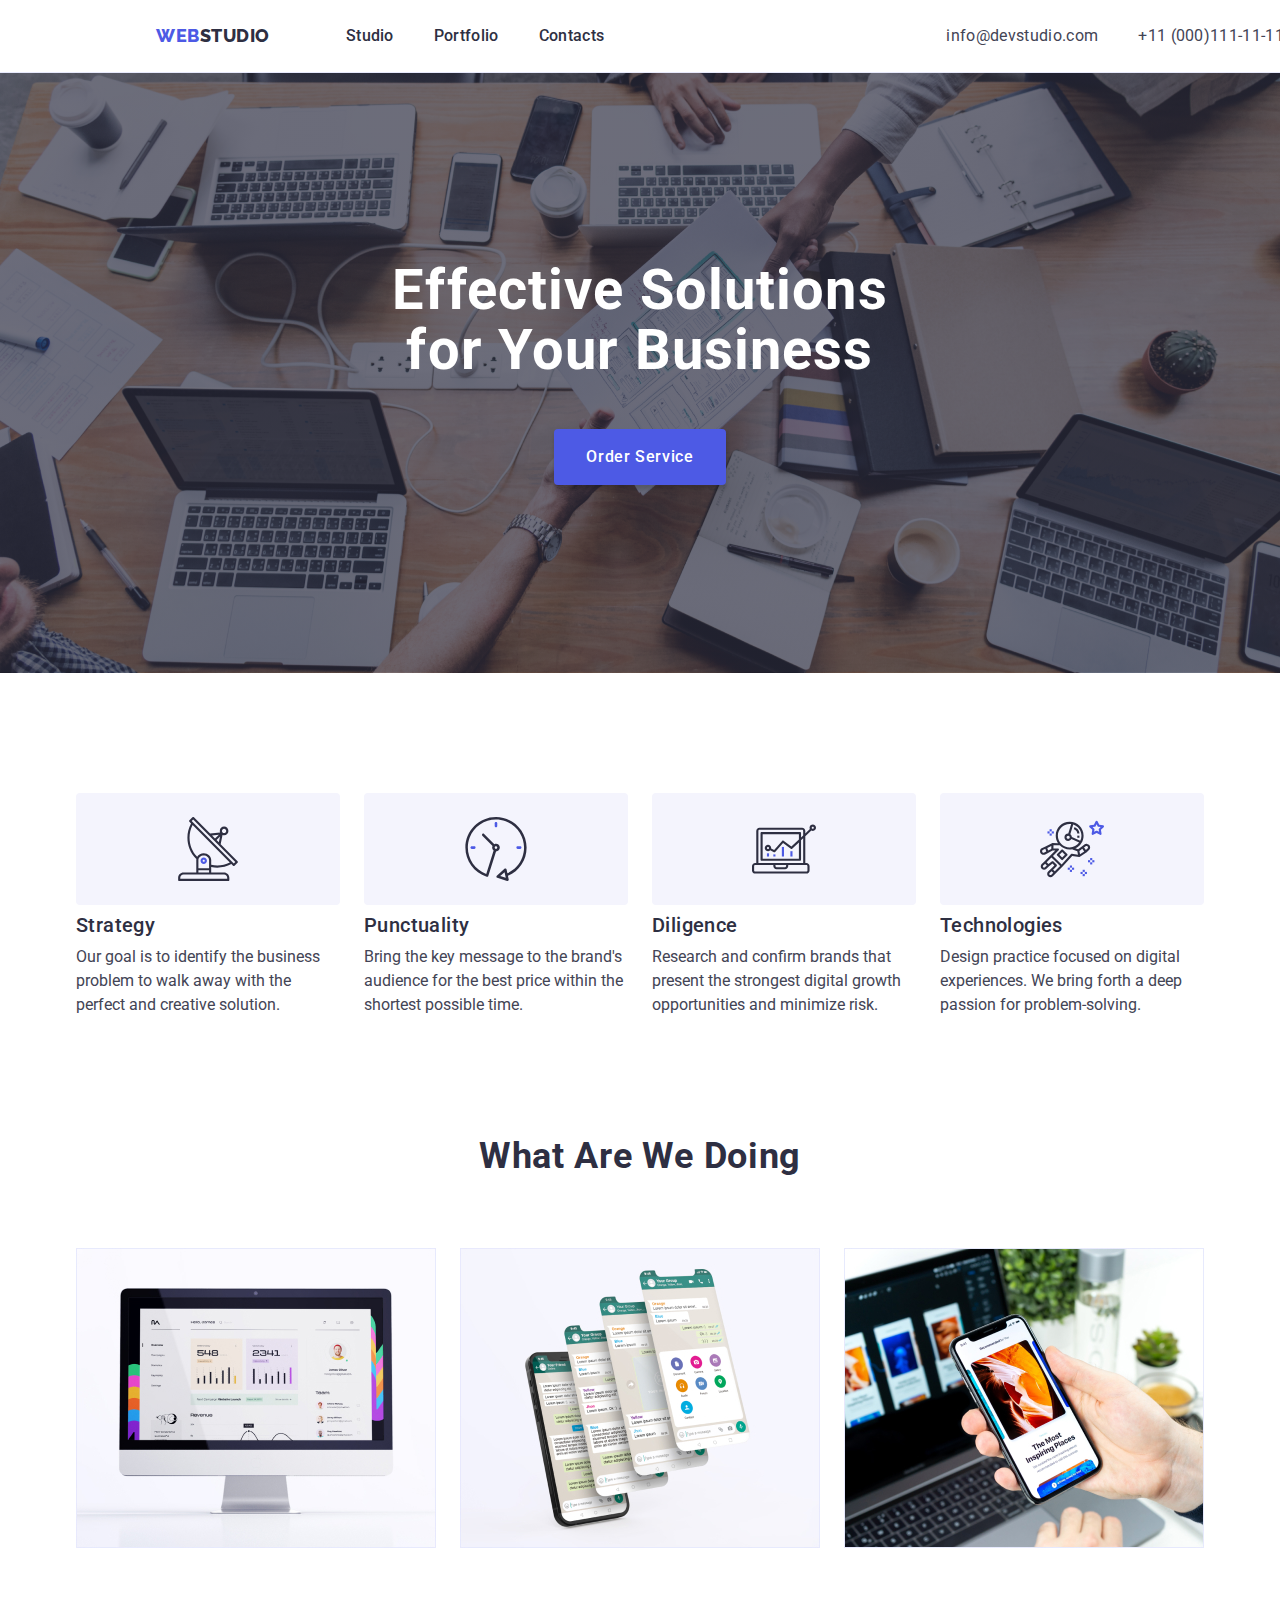
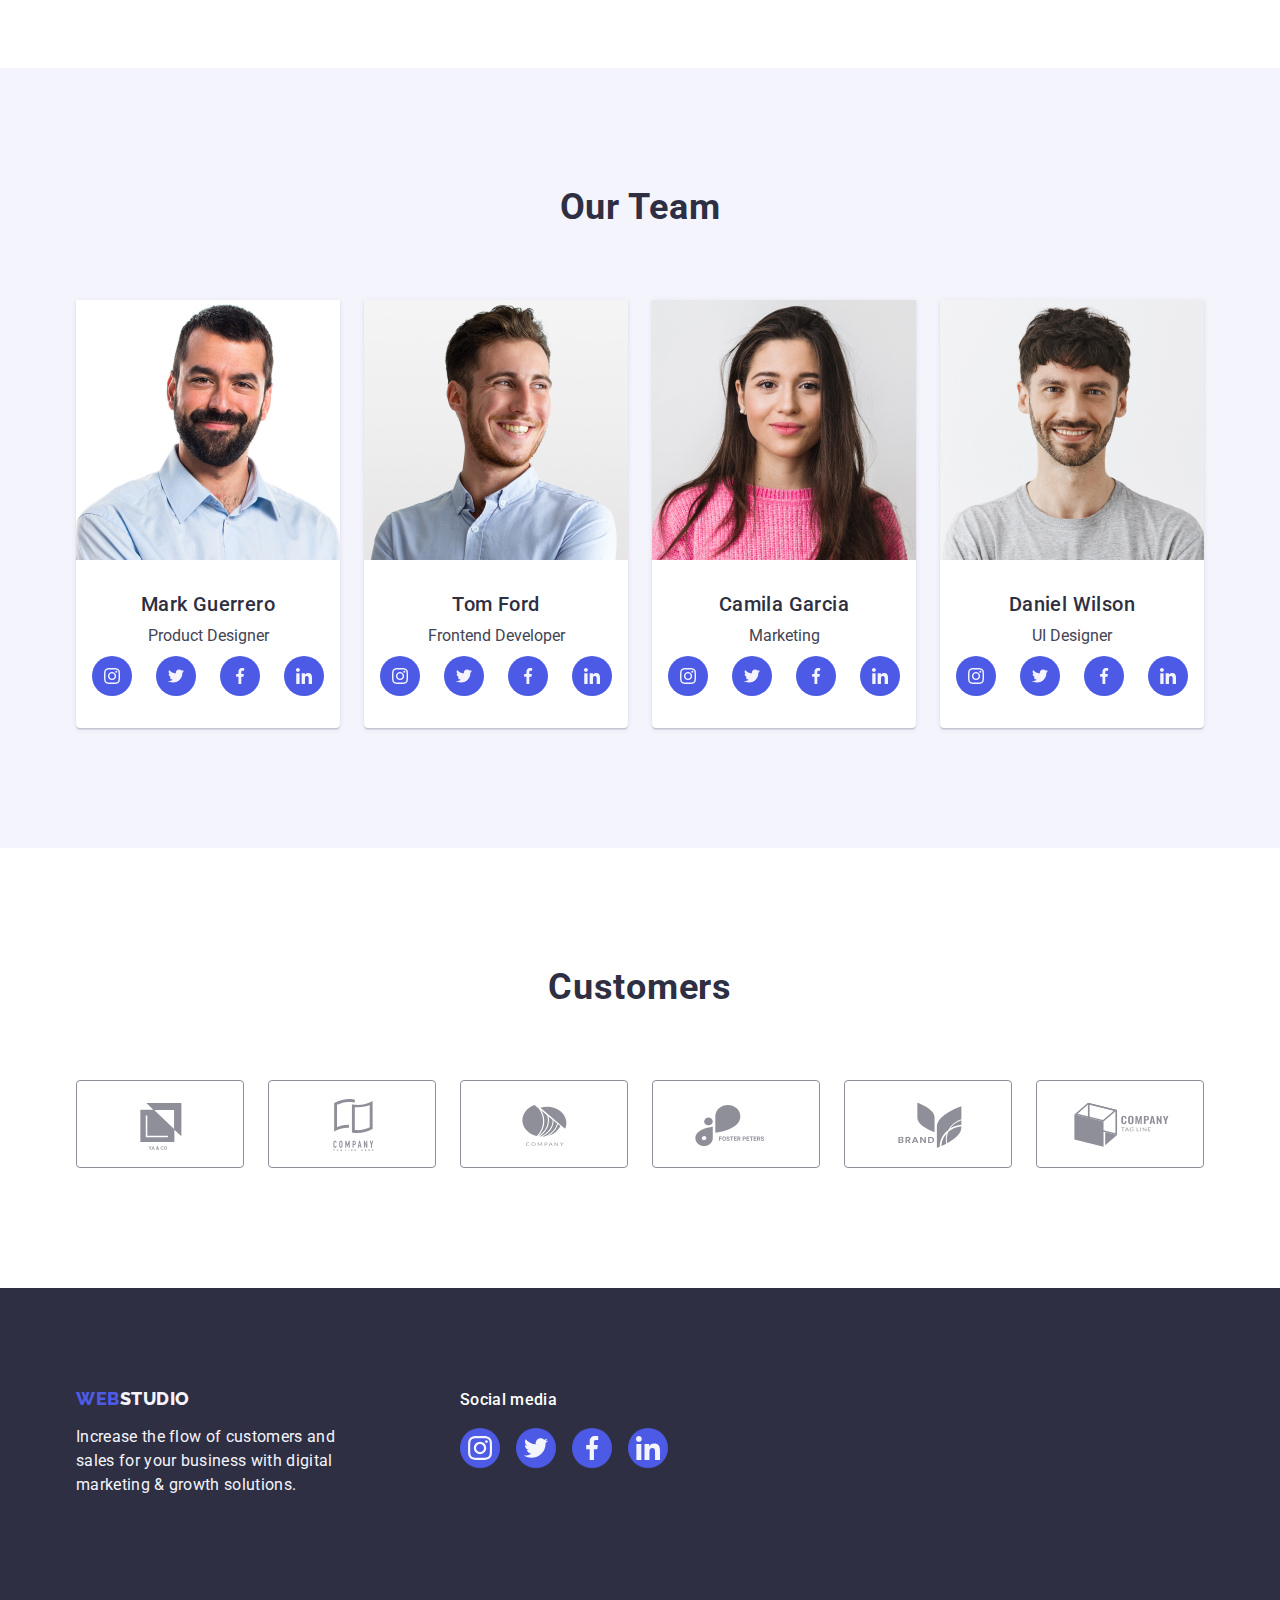
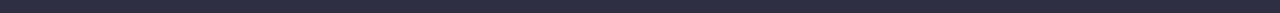
<file: index.html>
<!DOCTYPE html>
<html lang="en">

<head>
    <meta charset="UTF-8">
    <meta http-equiv="X-UA-Compatible" content="IE=edge">
    <meta name="viewport" content="width=device-width, initial-scale=1.0">
    <!-- Raleway800  -->
    <!-- Roboto–400,500,700,900. -->
    <link rel="preconnect" href="https://fonts.googleapis.com">
    <link rel="preconnect" href="https://fonts.gstatic.com" crossorigin>
    <link
        href="https://fonts.googleapis.com/css2?family=Raleway:ital,wght@0,700;0,800;1,400&family=Roboto:wght@400;500;700;900&display=swap"
        rel="stylesheet">
    <link rel="stylesheet" href="https://cdn.jsdelivr.net/npm/modern-normalize@1.1.0/modern-normalize.min.css">
    <link rel="stylesheet" href="./css/styles.css">
    <title>Main Page</title>
</head>

<body>
    <header class="header flex">
        <div class="container flex">
            <nav class="nav flex">
                <a class="logo link" href="./index.html">Web<span class="logo-continuation">Studio</span></a>
                <ul class="nav-items list flex">
                    <li class="nav-item"><a class="nav-link link flex" href="./index.html">Studio</a></li>
                    <li class="nav-item"><a class="nav-link link flex" href="./portfolio.html">Portfolio</a></li>
                    <li class="nav-item"><a class="nav-link link flex" href="">Contacts</a></li>
                </ul>
            </nav>
            <address class="address list flex mail-box">

                <ul class="addreess-itms flex list mail">
                    <li class="address-item class-mail "><a class="address-link link mail"
                            href="mailto:info@devstudio.com">info@devstudio.com</a>
                    </li>
                    <li class="address-item"><a class="address-link link" href="tel:+110001111111">+11
                            (000)111-11-11</a>
                    </li>
                </ul>
            </address>
        </div>
    </header>
    <main class="main">
        <section class="hero flex">
            <div class="hero-box container flex">
                <h1 class="hero-header">Effective Solutions for Your Business</h1>
                <button class="order-service " type="button">Order Service</button>
            </div>
        </section>
        <section class="section ">
            <div class="container ">
                <h2 class="hiden-header" hidden>Strategy, Punctuality, Diligence, Technologies.</h2>

                <ul class="feature list flex">
                    <li class="feature-item list">
                        <div class="fearure-icon-box flex">
                            <svg class="feature-icon" width="64" height="64">
                                <use href="./images/icons.svg#icon-strategy"></use>
                            </svg>
                        </div>
                        <h3 class="feature-header">Strategy</h3>
                        <p class="feature-paragraf">Our goal is to identify the business problem to walk away with the
                            perfect and creative solution.</p>
                    </li>
                    <li class="feature-item list">
                        <div class="fearure-icon-box flex">
                            <svg class="feature-icon" width="64" height="64">
                                <use href="./images/icons.svg#icon-punctuality"></use>
                            </svg>
                        </div>
                        <h3 class="feature-header">Punctuality</h3>
                        <p class="feature-paragraf">Bring the key message to the brand's audience for the best price
                            within
                            the shortest possible
                            time.</p>
                    </li>
                    <li class="feature-item list">
                        <div class="fearure-icon-box flex">
                            <svg class="feature-icon" width="64" height="64">
                                <use href="./images/icons.svg#icon-diligence"></use>
                            </svg>
                        </div>
                        <h3 class="feature-header">Diligence</h3>
                        <p class="feature-paragraf">Research and confirm brands that present the strongest digital
                            growth
                            opportunities and
                            minimize
                            risk.</p>
                    </li>
                    <li class="feature-item list">
                        <div class="fearure-icon-box flex">
                            <svg class="feature-icon" width="64" height="64">
                                <use href="./images/icons.svg#icon-technologies"></use>
                            </svg>
                        </div>
                        <h3 class="feature-header">Technologies</h3>
                        <p class="feature-paragraf">Design practice focused on digital experiences. We bring forth a
                            deep
                            passion for
                            problem-solving.</p>
                    </li>
                </ul>
            </div>
        </section>
        <section class="works section">
            <div class="container">
                <h2 class="items-header"> What are we doing</h2>
                <ul class="works-item list flex">
                    <li class="we-doing"><img src="./images/computer.jpg" alt="computer" width="360"></li>
                    <li class="we-doing"><img src="./images/smartphones.jpg" alt="smartphones" width="360"></li>
                    <li class="we-doing"><img src="./images/smartphone-in-hand.jpg" alt="smartphone in hend"
                            width="360">
                    </li>
                </ul>
            </div>
        </section>
        <section class="section crew ">
            <div class="crew-box container flex">
                <h2 class="items-header">Our Team</h2>
                <ul class="crew list flex">
                    <li class="crew-item list"><img src="./images/mark.jpg" alt="Marks avatar" width="264">
                        <div class="crew-box-name">
                            <h3 class="crew-name">Mark Guerrero</h3>
                            <p class="crew-spec">Product Designer</p>
                            <ul class="crew-list-icon list flex">
                                <li class="crew-icons">
                                    <a href="" class="icon-link link">
                                        <svg class="crew-icon" width="16" height="16">
                                            <use href="./images/icons.svg#icon-instagram"></use>
                                        </svg>
                                    </a>
                                </li>
                                <li class="crew-icons">
                                    <a href="" class="icon-link link">
                                        <svg class="crew-icon" width="16" height="16">
                                            <use href="./images/icons.svg#icon-twitter"></use>
                                        </svg>
                                    </a>
                                </li>
                                <li class="crew-icons">
                                    <a href="" class="icon-link link">
                                        <svg class="crew-icon" width="16" height="16">
                                            <use href="./images/icons.svg#icon-facebook"></use>
                                        </svg>
                                    </a>
                                </li>
                                <li class="crew-icons">
                                    <a href="" class="icon-link link">
                                        <svg class="crew-icon" width="16" height="16">
                                            <use href="./images/icons.svg#icon-linkedin"></use>
                                        </svg>
                                    </a>
                                </li>
                            </ul>
                        </div>
                    </li>
                    <li class="crew-item list"><img src="./images/tom.jpg" alt="Toms avatar" width="264">
                        <div class="crew-box-name">
                            <h3 class="crew-name">Tom Ford</h3>
                            <p class="crew-spec">Frontend Developer</p>
                            <ul class="crew-list-icon list flex">
                                <li class="crew-icons">
                                    <a href="" class="icon-link link">
                                        <svg class="crew-icon" width="16" height="16">
                                            <use href="./images/icons.svg#icon-instagram"></use>
                                        </svg>
                                    </a>
                                </li>
                                <li class="crew-icons">
                                    <a href="" class="icon-link link">
                                        <svg class="crew-icon" width="16" height="16">
                                            <use href="./images/icons.svg#icon-twitter"></use>
                                        </svg>
                                    </a>
                                </li>
                                <li class="crew-icons">
                                    <a href="" class="icon-link link">
                                        <svg class="crew-icon" width="16" height="16">
                                            <use href="./images/icons.svg#icon-facebook"></use>
                                        </svg>
                                    </a>
                                </li>
                                <li class="crew-icons">
                                    <a href="" class="icon-link link">
                                        <svg class="crew-icon" width="16" height="16">
                                            <use href="./images/icons.svg#icon-linkedin"></use>
                                        </svg>
                                    </a>
                                </li>
                            </ul>
                        </div>
                    </li>
                    <li class="crew-item list"><img src="./images/camila.jpg" alt="Camilas avatar" width="264">
                        <div class="crew-box-name">
                            <h3 class="crew-name">Camila Garcia</h3>
                            <p class="crew-spec">Marketing</p>
                            <ul class="crew-list-icon list flex">
                                <li class="crew-icons">
                                    <a href="" class="icon-link link">
                                        <svg class="crew-icon" width="16" height="16">
                                            <use href="./images/icons.svg#icon-instagram"></use>
                                        </svg>
                                    </a>
                                </li>
                                <li class="crew-icons">
                                    <a href="" class="icon-link link">
                                        <svg class="crew-icon" width="16" height="16">
                                            <use href="./images/icons.svg#icon-twitter"></use>
                                        </svg>
                                    </a>
                                </li>
                                <li class="crew-icons">
                                    <a href="" class="icon-link link">
                                        <svg class="crew-icon" width="16" height="16">
                                            <use href="./images/icons.svg#icon-facebook"></use>
                                        </svg>
                                    </a>
                                </li>
                                <li class="crew-icons">
                                    <a href="" class="icon-link link">
                                        <svg class="crew-icon" width="16" height="16">
                                            <use href="./images/icons.svg#icon-linkedin"></use>
                                        </svg>
                                    </a>
                                </li>
                            </ul>
                        </div>
                    </li>
                    <li class="crew-item list"><img src="./images/daniel.jpg" alt="Daniels avatar" width="264">
                        <div class="crew-box-name">
                            <h3 class="crew-name">Daniel Wilson</h3>
                            <p class="crew-spec">UI Designer</p>
                            <ul class="crew-list-icon list flex">
                                <li class="crew-icons">
                                    <a href="" class="icon-link link">
                                        <svg class="crew-icon" width="16" height="16">
                                            <use href="./images/icons.svg#icon-instagram"></use>
                                        </svg>
                                    </a>
                                </li>
                                <li class="crew-icons">
                                    <a href="" class="icon-link link">
                                        <svg class="crew-icon" width="16" height="16">
                                            <use href="./images/icons.svg#icon-twitter"></use>
                                        </svg>
                                    </a>
                                </li>
                                <li class="crew-icons">
                                    <a href="" class="icon-link link">
                                        <svg class="crew-icon" width="16" height="16">
                                            <use href="./images/icons.svg#icon-facebook"></use>
                                        </svg>
                                    </a>
                                </li>
                                <li class="crew-icons">
                                    <a href="" class="icon-link link">
                                        <svg class="crew-icon" width="16" height="16">
                                            <use href="./images/icons.svg#icon-linkedin"></use>
                                        </svg>
                                    </a>
                                </li>
                            </ul>
                        </div>
                    </li>
                </ul>
            </div>
        </section>
        <section class="section">
            <div class="customers container">
                <h2 class="items-header">Customers</h2>
                <ul class="customers-items list flex">
                    <li class="customers-item"><a href="" class="link-customers link">
                            <svg class="costumer-svg" width="104" height="56">
                                <use href="./images/icons.svg#icon-logo1"></use>
                            </svg>
                        </a></li>
                    <li class="customers-item"><a href="" class="link-customers link"><svg class="costumer-svg"
                                width="104" height="56">
                                <use href="./images/icons.svg#icon-logo2"></use>
                            </svg></a></li>
                    <li class="customers-item"><a href="" class="link-customers link"><svg class="costumer-svg"
                                width="104" height="56">
                                <use href="./images/icons.svg#icon-logo3"></use>
                            </svg></a></li>
                    <li class="customers-item"><a href="" class="link-customers link"><svg class="costumer-svg"
                                width="104" height="56">
                                <use href="./images/icons.svg#icon-logo4"></use>
                            </svg></a></li>
                    <li class="customers-item"><a href="" class="link-customers link"><svg class="costumer-svg"
                                width="104" height="56">
                                <use href="./images/icons.svg#icon-logo5"></use>
                            </svg></a></li>
                    <li class="customers-item"><a href="" class="link-customers link"><svg class="costumer-svg"
                                width="104" height="56">
                                <use href="./images/icons.svg#icon-logo6"></use>
                            </svg></a></li>
                </ul>
            </div>
        </section>

    </main>
    <footer class="footer flex">
        <div class="footer-box container">
            <div class="footer-logo-box"><a class="footer-link logo link" href="./index.html">Web<span
                        class="logo-continuation white">Studio</span></a>
                <p class="footer-text">Increase the flow of customers and sales for your business with digital
                    marketing &
                    growth
                    solutions.</p>
            </div>
            <div class="footer-icon-box">
                <p class="footer-text social">Social media</p>
                <ul class="footer-list-icon list flex">
                    <li class="footer-icons">
                        <a href="" class="footer-icon-link link">
                            <svg class="footer-icon" width="24" height="24">
                                <use href="./images/icons.svg#icon-instagram"></use>
                            </svg>
                        </a>
                    </li>
                    <li class="footer-icons">
                        <a href="" class="footer-icon-link link">
                            <svg class="footer-icon" width="24" height="24">
                                <use href="./images/icons.svg#icon-twitter"></use>
                            </svg>
                        </a>
                    </li>
                    <li class="footer-icons">
                        <a href="" class="footer-icon-link link">
                            <svg class="footer-icon" width="24" height="24">
                                <use href="./images/icons.svg#icon-facebook"></use>
                            </svg>
                        </a>
                    </li>
                    <li class="footer-icons">
                        <a href="" class="footer-icon-link link">
                            <svg class="footer-icon" width="24" height="24">
                                <use href="./images/icons.svg#icon-linkedin"></use>
                            </svg>
                        </a>
                    </li>
                </ul>
            </div>
        </div>

    </footer>
</body>

</html>
</file>
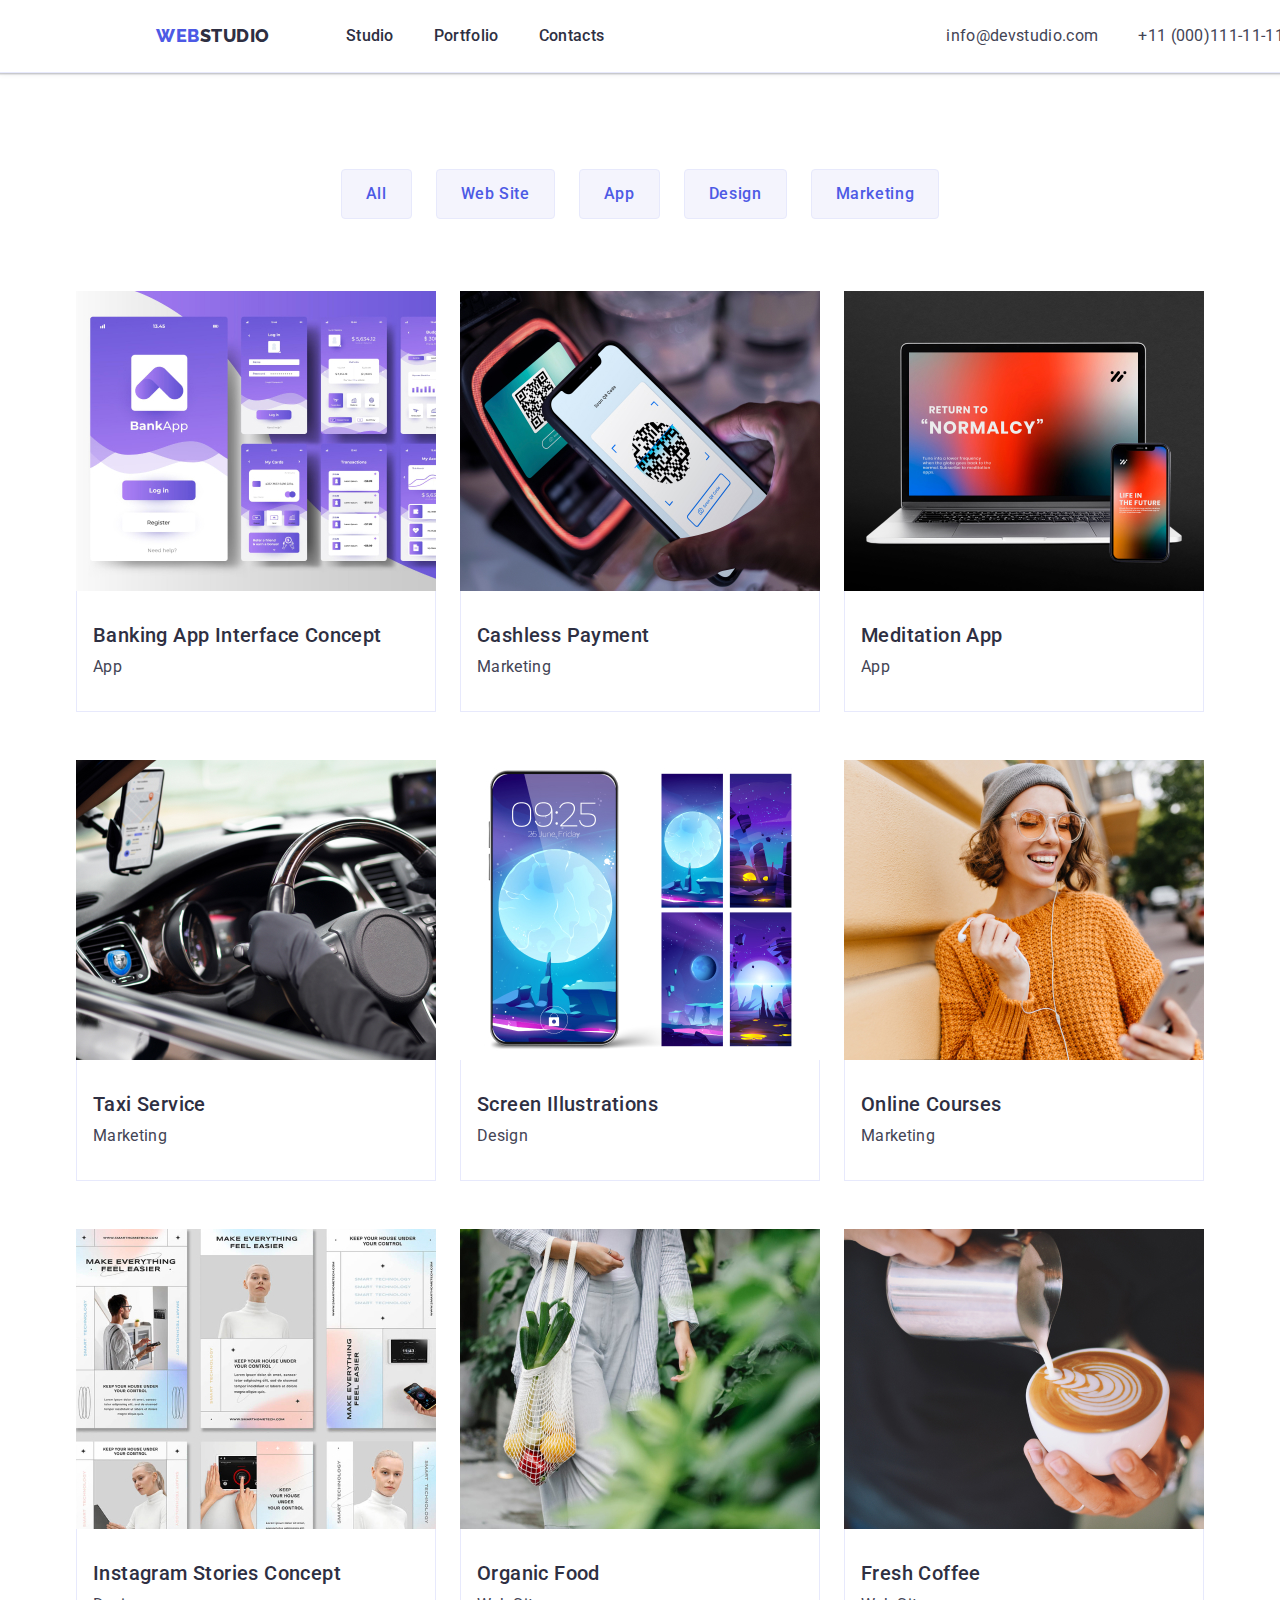
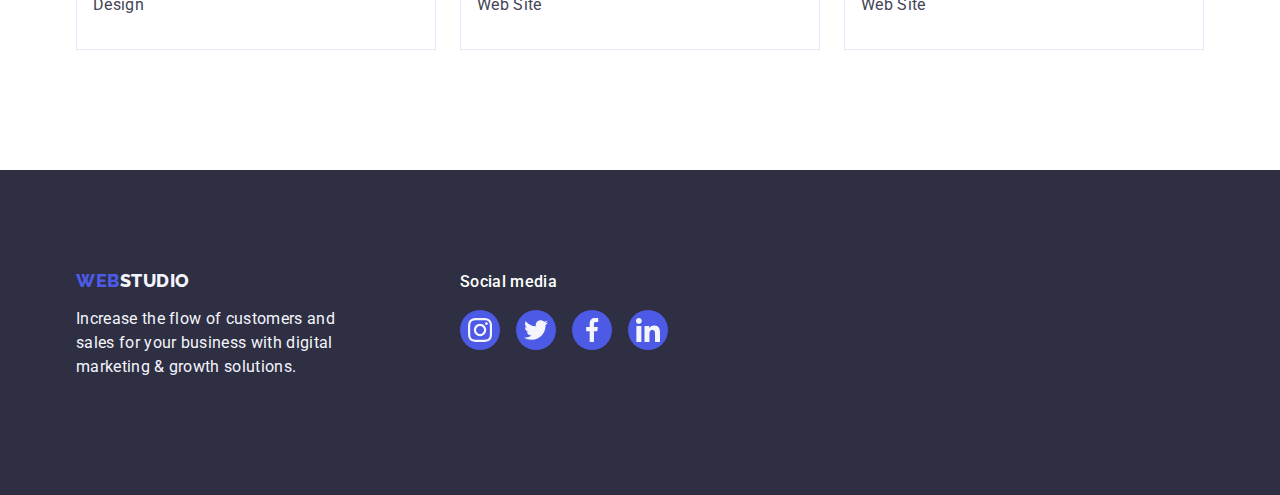
<file: portfolio.html>
<!DOCTYPE html>
<html lang="en">

<head>
    <meta charset="UTF-8">
    <meta http-equiv="X-UA-Compatible" content="IE=edge">
    <meta name="viewport" content="width=device-width, initial-scale=1.0">
    <!-- Raleway  -->
    <!-- Roboto400,500,700,900. -->
    <link rel="preconnect" href="https://fonts.googleapis.com">
    <link rel="preconnect" href="https://fonts.gstatic.com" crossorigin>
    <link
        href="https://fonts.googleapis.com/css2?family=Raleway:ital,wght@0,700;0,800;1,400&family=Roboto:wght@400;500;700;900&display=swap"
        rel="stylesheet">
    <link rel="stylesheet" href="https://cdn.jsdelivr.net/npm/modern-normalize@1.1.0/modern-normalize.min.css">
    <link rel="stylesheet" href="./css/styles.css">
    <title>portfolio</title>
</head>

<body>
    <header class="header flex">
        <div class="container flex">
            <nav class="nav flex">
                <a class="logo link" href="./index.html">Web<span class="logo-continuation">Studio</span></a>
                <ul class="nav-items list flex">
                    <li class="nav-item"><a class="nav-link link flex" href="./index.html">Studio</a></li>
                    <li class="nav-item"><a class="nav-link link flex" href="./portfolio.html">Portfolio</a></li>
                    <li class="nav-item"><a class="nav-link link flex" href="">Contacts</a></li>
                </ul>
            </nav>
            <address class="address list flex mail-box">

                <ul class="addreess-itms flex list mail">
                    <li class="address-item class-mail "><a class="address-link link mail"
                            href="mailto:info@devstudio.com">info@devstudio.com</a>
                    </li>
                    <li class="address-item"><a class="address-link link" href="tel:+110001111111">+11
                            (000)111-11-11</a>
                    </li>
                </ul>
            </address>
        </div>
    </header>
    <main>
        <section class="section-portfolio flex">
            <div class="container filter flex">
                <h1 hidden>Web Site, App, Design, Marketing</h1>
                <ul class="filter-battons list flex">
                    <li class="filter-btn"><button class="batton-clasik" type="button">All</button></li>
                    <li class="filter-btn"><button class="batton-clasik" type="button">Web Site</button>
                    </li>
                    <li class="filter-btn"><button class="batton-clasik" type="button">App</button></li>
                    <li class="filter-btn"><button class="batton-clasik" type="button">Design</button></li>
                    <li class="filter-btn"><button class="batton-clasik" type="button">Marketing</button>
                    </li>
                </ul>
                <ul class="filter-items list flex">
                    <li class="filter-item"><a class="filter-link link" href=""><img src="./images/banking-app.jpg"
                                alt="Banking App Interface Concept" width="360" height="300">
                            <div class="filter-item-box">
                                <h2 class="servises-name">Banking App Interface Concept</h2>
                                <p class="servises-paragraf">App</p>
                            </div>
                        </a>

                    </li>
                    <li class="filter-item"><a class="filter-link link" href=""><img src="./images/payment.jpg"
                                alt="Cashless Payment" width="360" height="300">

                            <div class="filter-item-box">
                                <h2 class="servises-name">Cashless Payment</h2>
                                <p class="servises-paragraf">Marketing</p>
                            </div>
                        </a>

                    </li>
                    <li class="filter-item"><a class="filter-link link" href=""><img src="./images/meditation-app.jpg"
                                alt="Meditation App" width="360" height="300">
                            <div class="filter-item-box">
                                <h2 class="servises-name">Meditation App</h2>
                                <p class="servises-paragraf">App</p>
                            </div>
                        </a>

                    </li>
                    <li class="filter-item"><a class="filter-link link" href=""><img src="./images/taxi-service.jpg"
                                alt="Taxi Service" width="360" height="300">
                            <div class="filter-item-box">
                                <h2 class="servises-name">Taxi Service</h2>
                                <p class="servises-paragraf">Marketing</p>
                            </div>
                        </a>

                    </li>
                    <li class="filter-item"> <a class="filter-link link" href=""><img
                                src="./images/screen-illustrations.jpg" alt="Screen Illustrations" width="360"
                                height="300">
                            <div class="filter-item-box">
                                <h2 class="servises-name">Screen Illustrations</h2>
                                <p class="servises-paragraf">Design</p>
                            </div>
                        </a>

                    </li>
                    <li class="filter-item"> <a class="filter-link link" href=""><img src="./images/online-courses.jpg"
                                alt="Online Courses" width="360" height="300">
                            <div class="filter-item-box">
                                <h2 class="servises-name">Online Courses</h2>
                                <p class="servises-paragraf">Marketing</p>
                            </div>
                        </a>

                    </li>
                    <li class="filter-item"> <a class="filter-link link" href=""><img
                                src="./images/instagram-stories.jpg" alt="Instagram Stories Concept" width="360"
                                height="300">
                            <div class="filter-item-box">
                                <h2 class="servises-name">Instagram Stories Concept</h2>
                                <p class="servises-paragraf">Design</p>
                            </div>
                        </a>

                    </li>
                    <li class="filter-item"> <a class="filter-link link" href=""><img src="./images/organic-food.jpg"
                                alt="Organic Food" width="360" height="300">
                            <div class="filter-item-box">
                                <h2 class="servises-name">Organic Food</h2>
                                <p class="servises-paragraf">Web Site</p>
                            </div>
                        </a>

                    </li>
                    <li class="filter-item"> <a class="filter-link link" href=""><img src="./images/fresh-coffee.jpg"
                                alt="Fresh Coffee" width="360" height="300">
                            <div class="filter-item-box">
                                <h2 class="servises-name">Fresh Coffee</h2>
                                <p class="servises-paragraf">Web Site</p>
                            </div>
                        </a>
                    </li>
                </ul>
            </div>
        </section>
    </main>
    <footer class="footer flex">
        <div class="footer-box container">
            <div class="footer-logo-box"><a class="footer-link logo link" href="./index.html">Web<span
                        class="logo-continuation white">Studio</span></a>
                <p class="footer-text">Increase the flow of customers and sales for your business with digital
                    marketing &
                    growth
                    solutions.</p>
            </div>
            <div class="footer-icon-box">
                <p class="footer-text social">Social media</p>
                <ul class="footer-list-icon list flex">
                    <li class="footer-icons">
                        <a href="" class="footer-icon-link link">
                            <svg class="footer-icon" width="24" height="24">
                                <use href="./images/icons.svg#icon-instagram"></use>
                            </svg>
                        </a>
                    </li>
                    <li class="footer-icons">
                        <a href="" class="footer-icon-link link">
                            <svg class="footer-icon" width="24" height="24">
                                <use href="./images/icons.svg#icon-twitter"></use>
                            </svg>
                        </a>
                    </li>
                    <li class="footer-icons">
                        <a href="" class="footer-icon-link link">
                            <svg class="footer-icon" width="24" height="24">
                                <use href="./images/icons.svg#icon-facebook"></use>
                            </svg>
                        </a>
                    </li>
                    <li class="footer-icons">
                        <a href="" class="footer-icon-link link">
                            <svg class="footer-icon" width="24" height="24">
                                <use href="./images/icons.svg#icon-linkedin"></use>
                            </svg>
                        </a>
                    </li>
                </ul>
            </div>
        </div>
    </footer>
</body>

</html>
</file>
<file: css/styles.css>
/* ☝🏾☝🏾☝🏾☝🏾☝🏾☝🏾☝🏾☝🏾☝🏾DEFAULT☝🏾☝🏾☝🏾☝🏾☝🏾☝🏾☝🏾☝🏾☝🏾 */
h1,
h2,
h3,
p {
    margin-top: 0;
    margin-bottom: 0;
}

ul,
li {

    margin-top: 0;
    margin-bottom: 0;
    padding-left: 0;
}

img {
    display: block;
}


:root {
    --background: #e5e5e5;
    --background-white: #FFFFFF;
    --background-seecon: #2E2F42;
    --background-primary: #F4F4FD;
    --iris: #4D5AE5;
    --slate: #434455;
    --CORNFLOWER: #E7E9FC;
    --hover: #404BBF;
    --LIGHTSLATE: #8E8F99;
    --green: #31D0AA;
}

.list {
    list-style-type: none;
}

.link {
    text-decoration: none;
}

.flex {
    display: flex;
    align-items: center;

}

body {
    font-family: 'Roboto', sans-serif;
    font-weight: 400;
    font-size: 16px;
    line-height: 1.5;
    color: var(--slate);
    background-color: var(--background-white);
}



/* 🤹🏽‍♀️ 🤹🏽 🤹🏽‍♂️🤹🏽‍♀️ 🤹🏽 🤹🏽‍♂️ NAVIGATION 🤹🏽‍♀️ 🤹🏽 🤹🏽‍♂️🤹🏽‍♀️ 🤹🏽 🤹🏽‍♂️ */

.section {
    padding-bottom: 120px;
    padding-top: 120px;
}

.container {
    width: 1158px;
    margin-left: auto;
    margin-right: auto;
    padding-left: 15px;
    padding-right: 15px;
}

.header {
    /* padding-top: 24px;
    padding-bottom: 24px; */
    width: 1440px;
    margin-left: auto;
    margin-right: auto;
    border-bottom: 1px solid #E7E9FC;
    box-shadow: 0px 2px 1px rgba(46, 47, 66, 0.08), 0px 1px 1px rgba(46, 47, 66, 0.16), 0px 1px 6px rgba(46, 47, 66, 0.08);


}

.logo {
    font-family: 'Raleway', sans-serif;
    font-weight: 800;
    font-size: 18px;
    line-height: 1.17;
    letter-spacing: 0.03em;
    text-transform: uppercase;
    color: var(--iris);
    margin-right: 76px;
}

.logo-continuation {
    font-family: 'Raleway', sans-serif;
    font-style: normal;
    font-weight: 800;
    font-size: 18px;
    line-height: 1.17;
    letter-spacing: 0.03em;
    text-transform: uppercase;
    color: var(--background-seecon);
}

.nav-item:not(:last-child) {
    margin-right: 40px;
}

.nav-link {
    font-family: 'Roboto', sans-serif;
    font-weight: 500;
    font-size: 16px;
    line-height: 1.5;
    letter-spacing: 0.02em;
    color: var(--background-seecon);
    padding-top: 24px;
    padding-bottom: 24px;
}

.nav-item::after {
    content: "";
    display: s;
    width: 100%;
    height: 4px;
    border-radius: 2px;
}

.nav-item:hover::after {
    background-color: var(--hover);
}

.nav-link:hover,
.nav-link:focus {
    color: var(--hover);
}

.address-item:not(:last-child) {
    margin-right: 40px;
}

.mail-box {
    margin-left: auto;
}

.address-link {
    font-family: 'Roboto', sans-serif;
    font-style: normal;
    font-weight: 400;
    font-size: 16px;
    line-height: 1.5;
    letter-spacing: 0.02em;
    color: var(--slate);
}

.address-link:hover,
.address-link:focus {
    color: var(--hover);
}



/* 🦸‍♂️🦸‍♂️🦸‍♂️🦸‍♂️🦸‍♂️🦸‍♂️🦸‍♂️🦸‍♂️ HERO 🦸‍♂️🦸‍♂️🦸‍♂️🦸‍♂️🦸‍♂️🦸‍♂️🦸‍♂️🦸‍♂️ */


.hero {
    flex-direction: column;
    padding: 188px 0 188px;
    background-size: 1440px 600px, 1440px 600px;
    background-image: linear-gradient(rgba(46, 47, 66, 0.7), rgba(46, 47, 66, 0.7)), url(../images/background/heroback.jpg);
    background-repeat: no-repeat, no-repeat;
    background-position: center, center;
    background-size: cover;
    max-width: 1440px;
    margin: 0 auto;
}

.hero-box {
    flex-direction: column;
}

.hero-header {
    font-family: 'Roboto', sans-serif;
    font-size: 56px;
    line-height: 1.07;
    text-align: center;
    max-width: 496px;
    letter-spacing: 0.02em;
    color: var(--background-white);
}

.order-service {
    background-color: var(--iris);
    font-family: 'Roboto', sans-serif;
    font-weight: 500;
    font-size: 16px;
    line-height: 1.5;
    min-width: 169px;
    color: var(--background-white);
    box-shadow: 0px 4px 4px rgba(0, 0, 0, 0.15);
    letter-spacing: 0.04em;
    cursor: pointer;
    margin-top: 48px;
    padding: 16px 32px;
    border: none;
    border-radius: 4px;


}

.order-service:hover,
.order-service:focus {
    background-color: var(--hover);
}

/* 🪢🪢🪢🪢🪢🪢🪢🪢🪢🪢🪢🪢🪢🪢 FEATURE 🪢🪢🪢🪢🪢🪢🪢🪢🪢🪢🪢🪢🪢 */

.fix-margin {
    padding-bottom: 0;
}

.feature {
    font-size: 0;
    padding-top: 0;
}

.feature-item {
    font-size: 1rem;
    flex-basis: 264px;

}

.feature-item:not(:last-child) {
    margin-right: 24px;
}

.feature-header {
    font-weight: 500;
    font-size: 20px;
    line-height: 1.2;
    letter-spacing: 0.02em;
    color: var(--background-seecon);
    margin-bottom: 8px;
}

/* ******************************* WORKS ******************************* */

.works {
    padding-top: 0;
}

.works-item {
    justify-content: center;
}

.works-item:first-child {
    flex-basis: calc((100% - 3 * 16px) / 3)
}

.we-doing:not(:last-child) {
    margin-right: 24px;
}

.items-header {

    font-family: 'Roboto', sans-serif;
    font-size: 36px;
    line-height: 1.1;
    text-align: center;
    letter-spacing: 0.02em;
    text-transform: capitalize;
    color: var(--background-seecon);
    margin-bottom: 72px;
}

/* ******************************* WHAT ARE WE DOING ******************************* */


/* 🧝‍♂️🧝‍♂️🧝‍♂️🧝‍♂️🧝‍♂️🧝‍♂️🧝‍♂️🧝‍♂️🧝‍♂️🧝‍♂️🧝‍♂️🧝‍♂️CREW 🧝‍♂️🧝‍♂️🧝‍♂️🧝‍♂️🧝‍♂️🧝‍♂️🧝‍♂️🧝‍♂️🧝‍♂️🧝‍♂️🧝‍♂️🧝‍♂️🧝‍♂️🧝‍♂️ */
.section.crew {
    background-color: var(--background-primary);
}

.crew-box {
    flex-direction: column;

}

.crew-name {
    font-family: 'Roboto', sans-serif;
    font-weight: 500;
    font-size: 20px;
    line-height: 1.2;
    letter-spacing: 0.02em;
    text-align: center;
    color: var(--background-seecon);
    margin-bottom: 8px
}

.crew-item:not(:last-child) {
    margin-right: 24px;
}

.crew-item {
    background-color: var(--background-white);
    border-radius: 0px 0px 4px 4px;
    box-shadow: 0px 1px 6px rgba(46, 47, 66, 0.08), 0px 1px 1px rgba(46, 47, 66, 0.16), 0px 2px 1px rgba(46, 47, 66, 0.08);
}

.crew-box-name {
    padding: 32px 0;
}

.crew-spec {
    text-align: center;
    margin-bottom: 8px;
}

/* ******************************* FOOTER ******************************* */

.footer-link {
    display: inline-block;
    margin-bottom: 16px;
}

.footer {
    padding-top: 100px;
    padding-bottom: 100px;
    background-color: var(--background-seecon);
}

.white {
    color: var(--background-primary);
}

.footer-text {
    max-width: 264px;
    font-weight: 400;
    font-size: 16px;
    line-height: 1.5;
    letter-spacing: 0.02em;
    color: var(--background-primary);
    margin-bottom: 16px;
}

.footer-text.social {
    font-weight: 500;
    color: var(--background-white)
}

.footer-box {
    display: flex;
    align-items: baseline;
}

.footer-logo-box {
    margin-right: 120px;
}

.footer-icon-box {
    padding-top: 0;
}

.footer-icon-link {
    display: flex;
    justify-content: center;
    align-items: center;
    width: 40px;
    height: 40px;
    border-radius: 50%;
    background-color: var(--iris);

}

.footer-icon-link:hover,
.footer-icon-link:focus {
    background-color: var(--green);
}

.footer-list-icon {
    gap: 16px;
}

.footer-icon {
    fill: var(--background-primary);
}

/* ******************************* PORTFOLIO ******************************* */
.batton-clasik {
    font-family: 'Roboto', sans-serif;
    font-style: normal;
    font-weight: 500;
    font-size: 16px;
    line-height: 1.5;
    display: flex;
    align-items: center;
    text-align: center;
    letter-spacing: 0.04em;
    cursor: pointer;
    color: var(--iris);
    background-color: var(--background-primary);
}

.batton-clasik:hover,
.batton-clasik:focus {
    background-color: var(--hover);
    color: var(--background-white);
    border: 1px solid transparent;
    box-shadow: 0px 3px 1px rgba(0, 0, 0, 0.1), 0px 2px 1px rgba(0, 0, 0, 0.08), 0px 2px 2px rgba(0, 0, 0, 0.12);
}

.batton-clasik {
    border: 1px solid var(--CORNFLOWER);
    border-radius: 4px;
    padding: 12px 24px 12px 24px;
}


.filter-btn:not(:last-child) {
    margin-right: 24px;
}

.servises-name {
    font-family: 'Roboto', sans-serif;
    font-weight: 500;
    font-size: 20px;
    line-height: 1.2;
    letter-spacing: 0.02em;
    margin-bottom: 8px;
    /* NAVY BLUE */
    color: var(--background-seecon);
}

.servises-paragraf {
    font-family: 'Roboto', sans-serif;
    font-style: normal;
    font-weight: 400;
    font-size: 16px;
    line-height: 24px;
    letter-spacing: 0.02em;
    color: var(--slate);
    color: var(--slate);
}

.section-portfolio {
    padding-top: 96px;
    padding-bottom: 120px;
}

.filter {
    flex-direction: column;
}

.filter-battons {
    flex-direction: row;
    margin-bottom: 72px;
    border: none;
    justify-content: center;
}

.filter-items {
    flex-wrap: wrap;
    align-items: center;
    column-gap: 24px;
    row-gap: 48px;
}

.filter-item {
    width: 360;
}

.filter-item-box {

    padding: 32px 16px;
    border-left: 1px solid #E7E9FC;
    border-right: 1px solid #E7E9FC;
    border-bottom: 1px solid #E7E9FC;
}

.filter-item-box:hover,
.filter-item-box:focus {
    border-left: 1px solid var(--background-primary);
    border-right: 1px solid var(--background-primary);
    border-bottom: 1px solid var(--background-primary);
}

.filter-link:hover,
.filter-link:focus {
    box-shadow: 0px 1px 6px rgba(46, 47, 66, 0.08),
        0px 1px 1px rgba(46, 47, 66, 0.16),
        0px 2px 1px rgba(46, 47, 66, 0.08);
}

.filter-link {
    display: block;
}

/** __________________ ICON **/

.fearure-icon-box {
    justify-content: center;
    align-items: center;
    width: 264px;
    height: 112px;
    background-color: var(--background-primary);
    border-radius: 4px;
    margin-bottom: 8px;
}

.crew-list-icon {
    justify-content: center;
    gap: 24px;
}

.crew-icons {
    display: flex;

}

.icon-link {
    display: flex;
    justify-content: center;
    align-items: center;
    width: 40px;
    height: 40px;
    border-radius: 50%;
    background-color: var(--iris);

}

.icon-link:hover,
.icon-link:focus {
    background-color: var(--hover);
}

.crew-icon {
    fill: var(--background-primary);
}

/* __________CUSTOMERS */

.customers-items {
    justify-content: center;
    gap: 24px;
}

.link-customers {
    width: 100%;
    height: 100%;
    border: 1px solid #8E8F99;
    border-radius: 4px;
    display: flex;
    justify-content: center;
    align-items: center;
    color: var(--LIGHTSLATE);
}

.link-customers:hover,
.link-customers:focus {
    border-color: var(--hover);
    color: var(--hover);
}

.customers-item {

    display: flex;
    justify-content: center;
    align-items: center;
    width: 168px;
    height: 88px;
}

.costumer-svg {
    fill: currentColor;
}
</file>
